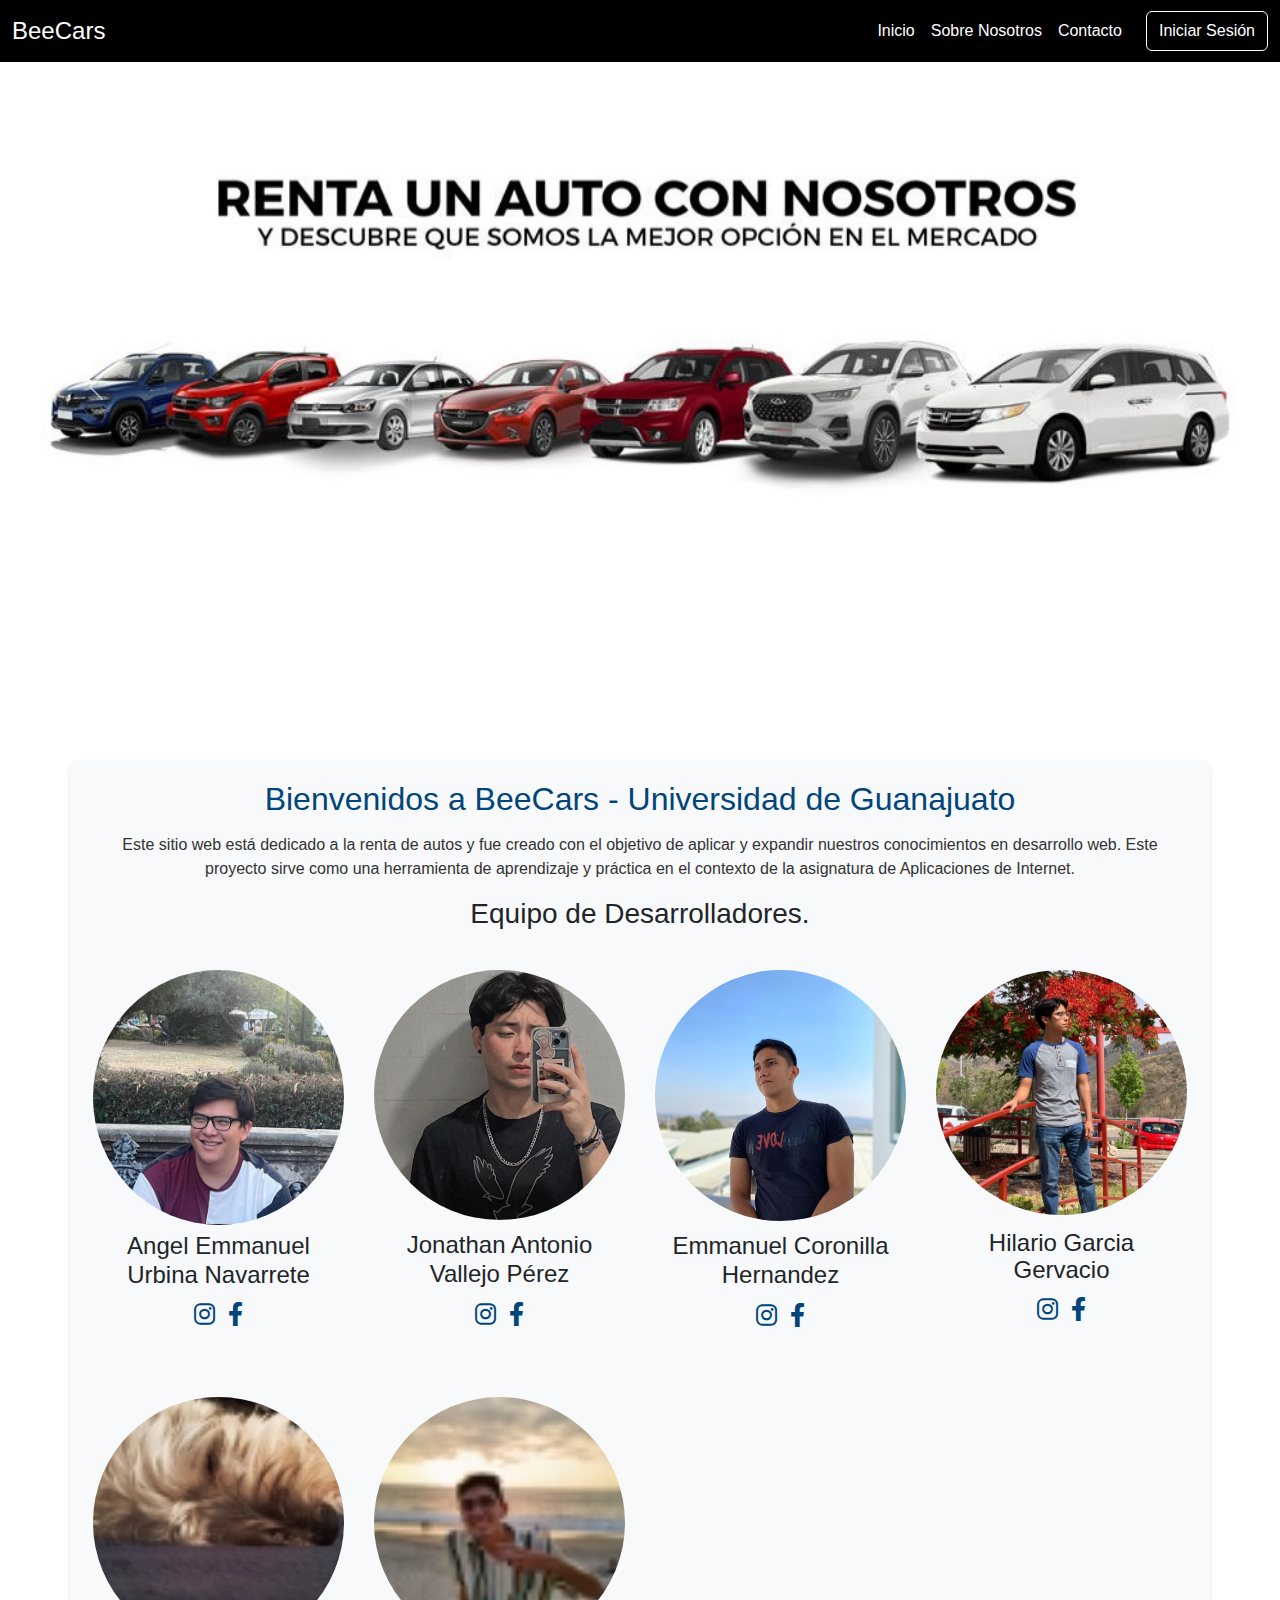
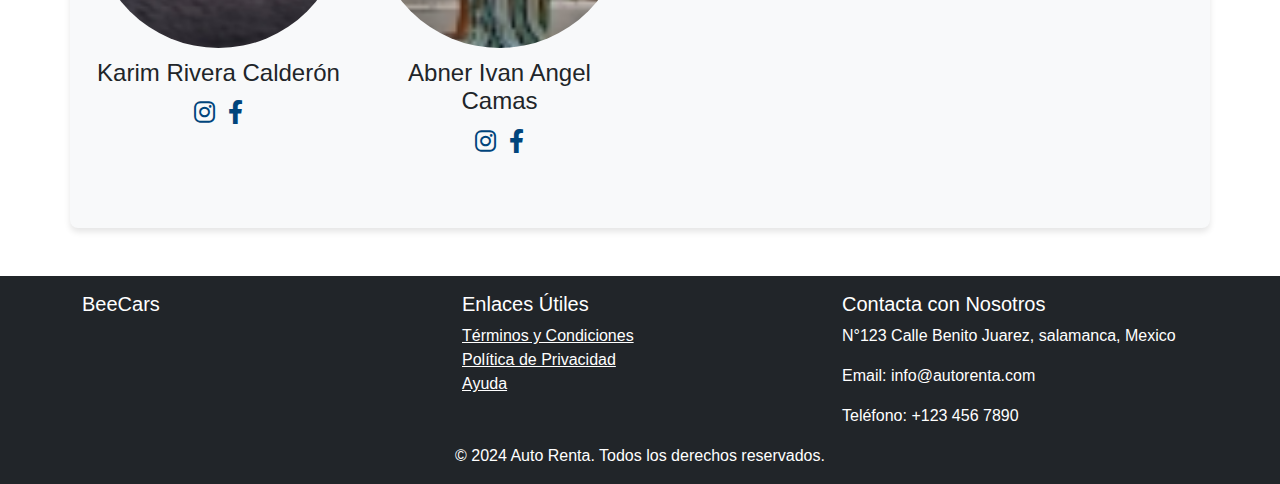
<file: index.html>
<!DOCTYPE html>
<html lang="es">
<head>
    <meta charset="UTF-8">
    <meta name="viewport" content="width=device-width, initial-scale=1.0">
    <title>BeeCars</title>
    <!-- CSS de Bootstrap -->
    <link href="https://cdn.jsdelivr.net/npm/bootstrap@5.3.0/dist/css/bootstrap.min.css" rel="stylesheet">
	<link rel="stylesheet" href="https://cdnjs.cloudflare.com/ajax/libs/font-awesome/6.0.0-beta3/css/all.min.css">
    <!-- CSS personalizado -->
    <link rel="stylesheet" href="css/mainScreen.css">
</head>
<body>
    <!-- Navbar -->
    <nav class="navbar navbar-expand-lg navbar-light" style="background: linear-gradient(to right, #000000, #000000);">
        <div class="container-fluid">
            <a class="navbar-brand" href="#inicio" style="color: #FFF;">BeeCars</a>
            <button class="navbar-toggler" type="button" data-bs-toggle="collapse" data-bs-target="#navbarNavAltMarkup" aria-controls="navbarNavAltMarkup" aria-expanded="false" aria-label="Toggle navigation">
                <span class="navbar-toggler-icon"></span>
            </button>
            <div class="collapse navbar-collapse justify-content-end" id="navbarNavAltMarkup">
                <!-- Contenedor para los enlaces y el botón de iniciar sesión -->
                <div class="d-flex">
                    <div class="navbar-nav">
                        <a class="nav-link active" href="#inicio" style="color: #FFF;">Inicio</a>
                        <a class="nav-link" href="#sobre-nosotros" style="color: #FFF;">Sobre Nosotros</a>
                        <a class="nav-link" href="#contacto" style="color: #FFF;">Contacto</a>
                    </div>
                    <!-- Botón de Iniciar Sesión -->
                    <button class="btn btn-outline-light ms-3" type="button" onclick="location.href='login.html';">Iniciar Sesión</button>
                </div>
            </div>
        </div>
    </nav>

    <!-- Inicio de la página -->
    <div id="inicio" class="carousel slide" data-bs-ride="carousel">
        <div class="carousel-inner">
            <div class="carousel-item active">
                <img src="images/carrusel/Lol1.jpg" class="d-block w-100" alt="Imagen 1">
            </div>
            <div class="carousel-item">
                <img src="images/carrusel/Lol2.jpg" class="d-block w-100" alt="Imagen 2">
            </div>
            <div class="carousel-item">
                <img src="images/carrusel/Lol3.jpg" class="d-block w-100" alt="Imagen 3">
            </div>
        </div>
        <button class="carousel-control-prev" type="button" data-bs-target="#inicio" data-bs-slide="prev">
            <span class="carousel-control-prev-icon" aria-hidden="true"></span>
            <span class="visually-hidden">Anterior</span>
        </button>
        <button class="carousel-control-next" type="button" data-bs-target="#inicio" data-bs-slide="next">
            <span class="carousel-control-next-icon" aria-hidden="true"></span>
            <span class="visually-hidden">Siguiente</span>
        </button>
    </div>

    <!-- Sobre Nosotros -->
    <section id="sobre-nosotros" class="container my-5" style="margin-top: -30px;">
        <h2 class="text-center">Bienvenidos a BeeCars - Universidad de Guanajuato</h2>
        <p class="text-center">
            Este sitio web está dedicado a la renta de autos y fue creado con el objetivo de aplicar y expandir nuestros conocimientos en desarrollo web. Este proyecto sirve como una herramienta de aprendizaje y práctica en el contexto de la asignatura de Aplicaciones de Internet.
        </p>

		<h3 class="text-center mb-4">Equipo de Desarrolladores.</h3>
		<div class="row">
			<!-- Columnas para cada miembro del equipo -->
			<div class="col-md-3 text-center">
				<img src="images/team/Angel.jpg" class="img-fluid rounded-circle mb-1" width="400" alt="Angel Emmanuel Urbina Navarrete">
				<h4 style="margin-top: 3px;">Angel Emmanuel Urbina Navarrete</h4>
				<p>
					<a href="https://instagram.com/" class="me-2" target="_blank" rel="noopener noreferrer"><i class="fab fa-instagram"></i></a>
					<a href="https://facebook.com/angelemmanuel.urbinanavarrete" target="_blank" rel="noopener noreferrer"><i class="fab fa-facebook-f"></i></a>
				</p>
			</div>
			<div class="col-md-3 text-center">
				<img src="images/team/YoMero.jpg" class="img-fluid rounded-circle mb-1" width="400" alt="Jonathan Antonio Vallejo Pérez">
				<h4 style="margin-top: 7px;">Jonathan Antonio Vallejo Pérez</h4>
				<p>
					<a href="https://instagram.com/jonnyyy.v/" class="me-2" target="_blank" rel="noopener noreferrer"><i class="fab fa-instagram"></i></a>
					<a href="https://facebook.com/Jonathan.Vallejo17/" target="_blank" rel="noopener noreferrer"><i class="fab fa-facebook-f"></i></a>
				</p>
			</div>
			<div class="col-md-3 text-center">
				<img src="images/team/Coronilla.jpg" class="img-fluid rounded-circle mb-1" width="400" alt="Emmanuel Coronilla Hernandez">
				<h4 style="margin-top: 7px;">Emmanuel Coronilla Hernandez</h4>
				<p>
					<a href="https://instagram.com/el.coronilla/" class="me-2" target="_blank" rel="noopener noreferrer"><i class="fab fa-instagram"></i></a>
					<a href="https://facebook.com/emmanuel.coronilla.9" target="_blank" rel="noopener noreferrer"><i class="fab fa-facebook-f"></i></a>
				</p>
			</div>
			<div class="col-md-3 text-center">
				<img src="images/team/Hilario.jpg" class="img-fluid rounded-circle mb-1" width="400" alt="Hilario Garcia Gervacio">
				<h4 style="margin-top: 10px;">Hilario Garcia</h4>
				<h4 style="margin-top: -10px;">Gervacio</h4>
				<p>
					<a href="https://instagram.com/hilaryssgg/" class="me-2" target="_blank" rel="noopener noreferrer"><i class="fab fa-instagram"></i></a>
					<a href="https://facebook.com/profile.php?id=100009476001765" target="_blank" rel="noopener noreferrer"><i class="fab fa-facebook-f"></i></a>
				</p>
			</div>
            <div class="col-md-3 text-center">
				<img src="images/team/karim.jpg" class="img-fluid rounded-circle mb-1" width="400"  alt="Karim Rivera Calderón">
				<h4 style="margin-top: 7px;">Karim Rivera Calderón</h4>
				<p>
					<a href="https://instagram.com" class="me-2" target="_blank" rel="noopener noreferrer"><i class="fab fa-instagram"></i></a>
					<a href="https://facebook.com" target="_blank" rel="noopener noreferrer"><i class="fab fa-facebook-f"></i></a>
				</p>
			</div>
            <div class="col-md-3 text-center">
				<img src="images/team/abner.jpg" class="img-fluid rounded-circle mb-1" width="400" alt="Abner Ivan Angel Camas">
				<h4 style="margin-top: 7px;">Abner Ivan Angel Camas</h4>
				<p>
					<a href="https://instagram.com" class="me-2" target="_blank" rel="noopener noreferrer"><i class="fab fa-instagram"></i></a>
					<a href="https://facebook.com" target="_blank" rel="noopener noreferrer"><i class="fab fa-facebook-f"></i></a>
				</p>
			</div>
		</div>
    </section>

    <!-- Footer -->
    <footer class="footer mt-auto py-3 bg-dark text-white">
        <section id="contacto">
        <div class="container">
            <div class="row">
                <div class="col-md-4">
                    <h5>BeeCars</h5>
                </div>
                <div class="col-md-4">
                    <h5>Enlaces Útiles</h5>
                    <ul class="list-unstyled">
                        <li><a href="#" class="text-white">Términos y Condiciones</a></li>
                        <li><a href="#" class="text-white">Política de Privacidad</a></li>
                        <li><a href="#" class="text-white">Ayuda</a></li>
                    </ul>
                </div>
                <div class="col-md-4">
                    <h5>Contacta con Nosotros</h5>
                    <p>N°123 Calle Benito Juarez, salamanca, Mexico</p>
                    <p>Email: info@autorenta.com</p>
                    <p>Teléfono: +123 456 7890</p>
                </div>
            </div>
            <div class="text-center">
                <p class="mb-0">&copy; 2024 Auto Renta. Todos los derechos reservados.</p>
            </div>
        </div>
     </section>
    </footer>

    <!-- JS de Bootstrap Bundle (incluye Popper) -->
    <script src="https://cdn.jsdelivr.net/npm/bootstrap@5.3.0/dist/js/bootstrap.bundle.min.js"></script>
</body>
</html>
</file>
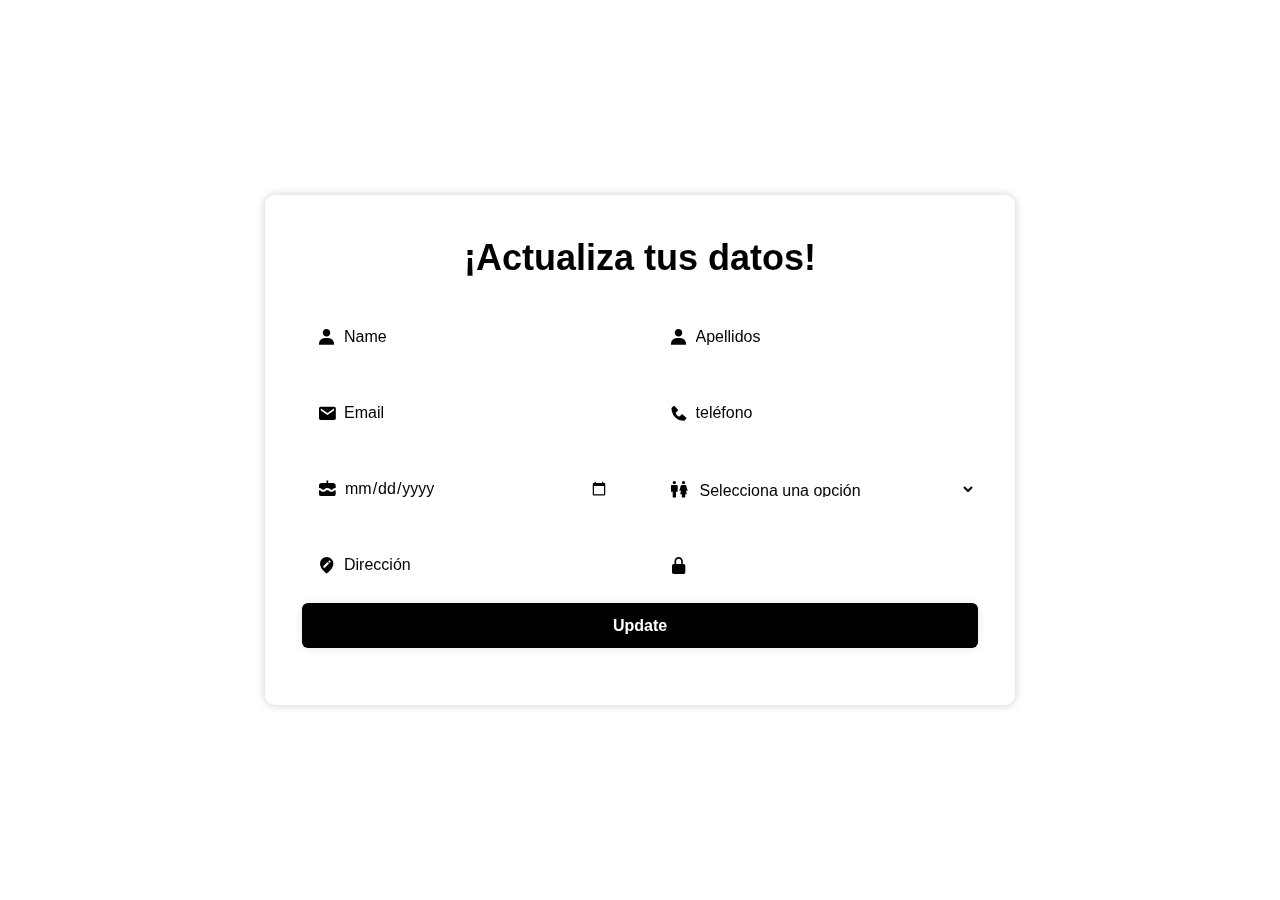
<file: actualizar.html>
<!DOCTYPE html>
<html lang="en">
<head>
  <meta charset="UTF-8">
  <meta name="viewport" content="width=device-width, initial-scale=1.0">
  <title>Actualizar</title>
  <link rel="stylesheet" href="./css/actualizar.css">
  <link href='https://unpkg.com/boxicons@2.1.4/css/boxicons.min.css' rel='stylesheet'>
</head>
<body>
  <div class="wrapper">
    <form id="actualizarForm" method="POST" action="../backend/index.php">
      <input type="hidden" name="accion" value="actualizarUsuario">
      <input type="hidden" name="id" id="id">

      <h1> ¡Actualiza tus datos! </h1>
      <div class="input-box">
        <div class="input-field">
          <input type="text" id="nombre" name="nombre" placeholder="Name" required>
          <i class="bx bxs-user"></i>
        </div>
        <div class="input-field">
          <input type="text" id="apellidos" name="apellidos" placeholder="Apellidos" required>
          <i class="bx bxs-user"></i>
        </div>
      </div>

        <div class="input-box">
          <div class="input-field">
            <input type="email" id="correo" name="correo" placeholder="Email" required>
            <i class="bx bxs-envelope"></i>
          </div>
          <div class="input-field">
            <input type="number" id="telefono" name="telefono" placeholder="teléfono" required>
            <i class="bx bxs-phone"></i>
          </div>
        </div>

        <div class="input-box">
          <div class="input-field">
            <input type="date" id="fechaNacimiento" name="fechaNacimiento" placeholder="aaaa/mm/dd" pattern="\d{4}/\d{2}/\d{2}" required>
            <i class="bx bxs-cake"></i>
          </div>
          <div class="input-field">
            <select name="genero" id="genero" required>
              <option value="">Selecciona una opción</option>
                  <option value="Hombre">Hombre</option>
                  <option value="Mujer">Mujer</option>
                  <option value="No Especificar">No especificar</option>
            </select>
            <i class="bx bx-male-female"></i>
          </div>
        </div>

      <div class="input-box">
        <div class="input-field">
          <input type="text" id="direccion" name="direccion" placeholder="Dirección" required>
          <i class="bx bxs-edit-location"></i>
        </div>
        <div class="input-field">
          <input type="hidden" id="password" name="password" placeholder="Password" required>
          <i class="bx bxs-lock-alt"></i>
        </div>
      </div>
      <button type="submit" class="btn">Update</button>
    </form>
    <form id="idFormUpdate" method="POST" style="display: none;">
      <input type="hidden" name="accion" id="accion">
      <input type="hidden" name="idUpdate" id="idUpdate">
    </form>
  </div>

  <script src="./js/actualizar.js"></script>
</body>
</html>
</file>
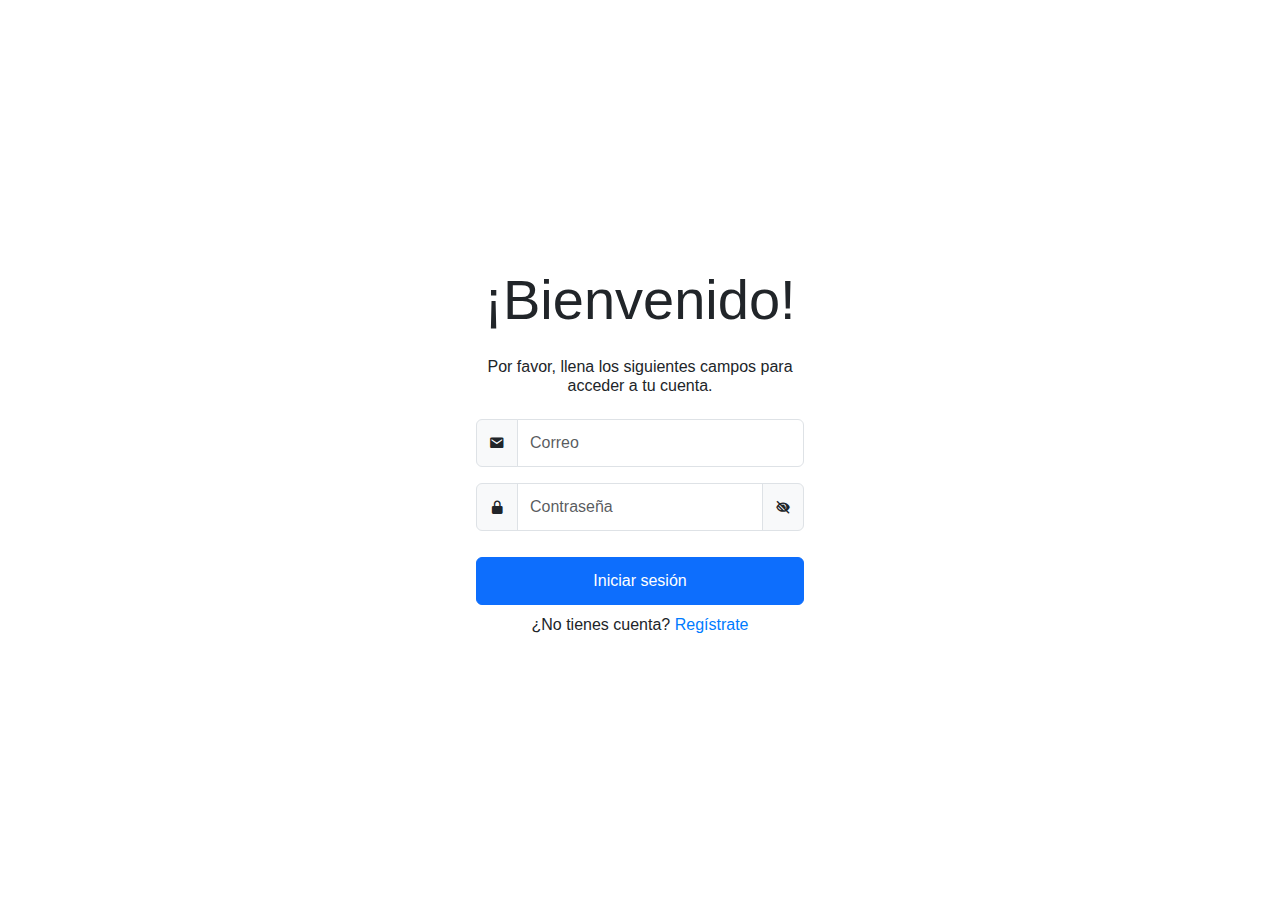
<file: login.html>
<!DOCTYPE html>
<html lang="es">
<head>
    <meta charset="UTF-8">
    <meta name="viewport" content="width=device-width, initial-scale=1.0">
    <title>Iniciar Sesión - BeeCars</title>
    <link href="https://cdn.jsdelivr.net/npm/bootstrap@5.0.2/dist/css/bootstrap.min.css" rel="stylesheet">
    <link href='https://unpkg.com/boxicons@2.1.4/css/boxicons.min.css' rel='stylesheet'>
    <link rel="stylesheet" href="./css/login.css">
</head>
<body>

<div class="d-flex justify-content-center align-items-center vh-100">
    <div class="card card-custom">
        <div class="card-body">
            <h3 class="card-title text-center mb-4 big-title">¡Bienvenido!</h3>
            <h3 class="card-title text-center small-title">Por favor, llena los siguientes campos para acceder a tu cuenta.</h3>
            <form action="../rentaAutos-back/index.php" method="post" id="loginForm">
                <input type="hidden" name="accion" value="login">
                <div class="form-outline mb-3 input-group">
                    <span class="input-group-text"><i class="bx bxs-envelope"></i></span>
                    <input type="text" id="correo" class="form-control" name="correo" placeholder="Correo"/>
                </div>
                <div class="form-outline mb-3 input-group">
                    <span class="input-group-text"><i class="bx bxs-lock-alt"></i></span>
                    <input type="password" id="password" class="form-control" name="password" placeholder="Contraseña"/>
                    <span class="input-group-text"><i class="bx bxs-low-vision" id="toggleIcon" onclick="togglePasswordVisibility()"></i></span>
                </div>
                <button type="submit" class="btn btn-primary btn-block">Iniciar sesión</button>
                <h3 class="card-title text-center no-account">¿No tienes cuenta? <a href="registrar.html" class="register-link">Regístrate</a></h3>
            </form>
        </div>
    </div>
</div>

<script>
    function togglePasswordVisibility() {
        var passwordInput = document.getElementById('password');
        var toggleIcon = document.getElementById('toggleIcon');
        if (passwordInput.type === 'password') {
            passwordInput.type = 'text';
            toggleIcon.classList.replace('bxs-low-vision', 'bxs-show');
        } else {
            passwordInput.type = 'password';
            toggleIcon.classList.replace('bxs-show', 'bxs-low-vision');
        }
    }
</script>

<script src="./js/app.js"></script>
</body>
</html>
</file>
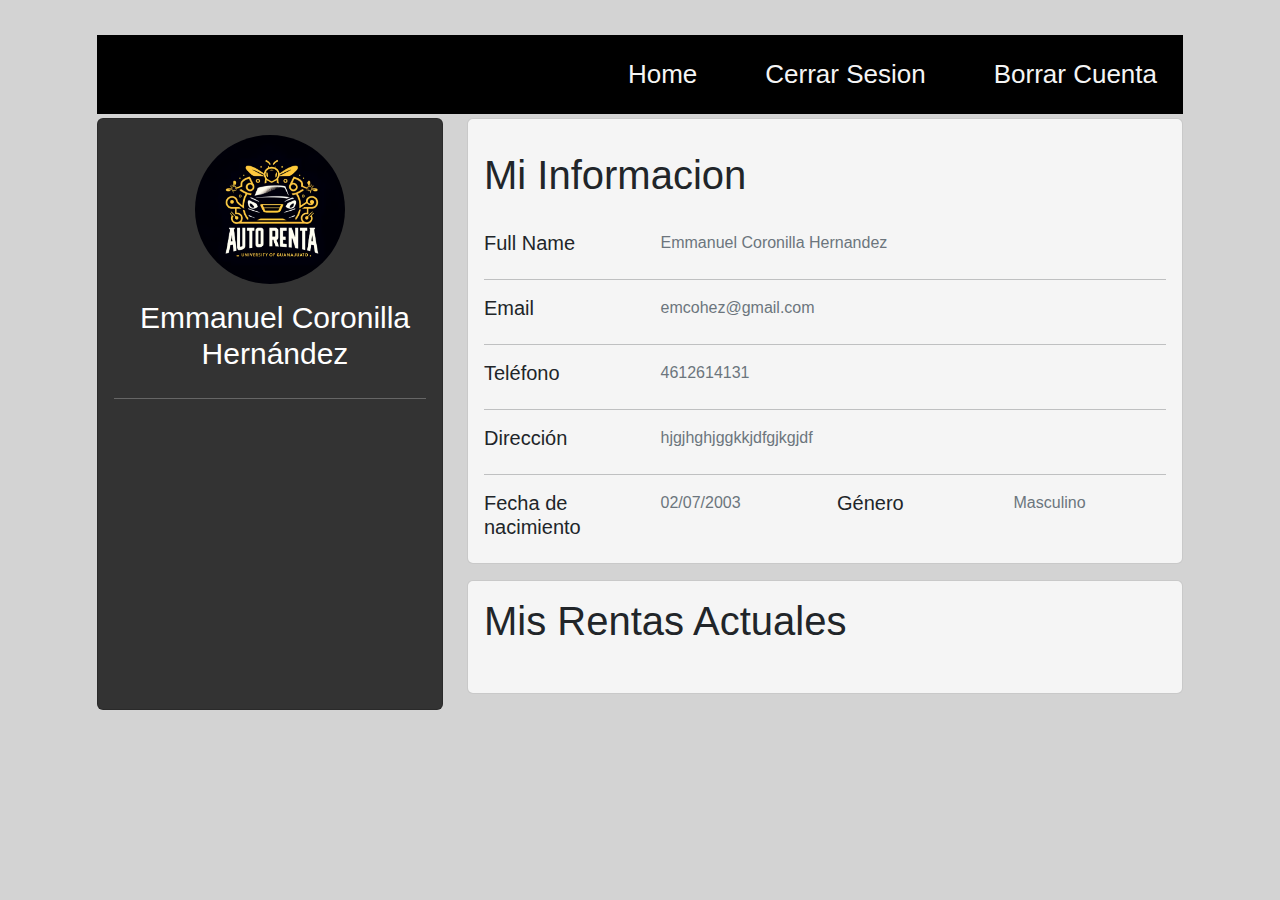
<file: Perfil.html>
<!DOCTYPE html>
<html lang="en">

<head>
    <meta charset="UTF-8">
    <meta name="viewport" content="width=device-width, initial-scale=1.0">
    <title>Perfil de Usuario</title>
    <link href="https://cdn.jsdelivr.net/npm/bootstrap@5.1.3/dist/css/bootstrap.min.css" rel="stylesheet">
    <link rel="stylesheet" href="https://pro.fontawesome.com/releases/v5.10.0/css/all.css" integrity="sha384-AYmEC3Yw5cVb3ZcuHtOA93w35dYTsvhLPVnYs9eStHfGJvOvKxVfELGroGkvsg+p" crossorigin="anonymous" />
    <link rel="stylesheet" href="./css/perfil.css">
</head>

<body>
    <div class="container">
        <div class="main">
            <div class="topbar" style="background: linear-gradient(to right, #000000, #000000);">
                <button class="btn btn-outline-danger ms-3 no-border" type="button" onclick="confirmarBorrarCuenta()">Borrar Cuenta</button>
                <button class="btn btn-outline-light ms-3 no-border" type="button" onclick="logout()">Cerrar Sesion</button>
                <a href="./home.html">Home</a>
            </div>
            <form id="actualizarForm" method="POST" action="../rentaAutos-back/index.php">
                <input type="hidden" name="accion" value="actualizarUsuario">
                <input type="hidden" name="id" id="id">
                <div class="row">
                    <div class="col-md-4 col-sm-6 col-xs-12 mt-1">
                        <div class="card text-center sidebar">
                            <div class="card-body">
                                <img src="./images/AutoRenta.png" class="rounded-circle" width="150">
                                <div class="mt-3">
                                    <output id="nombreCompleto">
                                    <h3 class="large-text">Emmanuel Coronilla Hernández</h3>
                                    <hr>
                                </div>
                            </div>
                        </div>
                    </div>
                    <div class="col-md-8 col-sm-6 col-xs-12 mt-1">
                        <div class="card mb-3 content">
                            <h1 class="m-3 pt-3">
                                Mi Informacion
                                <a href="./actualizar.html">
                                    <i class="fas fa-edit edit-icon" ></i>
                                </a>
                            </h1>
                            <div class="card-body">
                                <div class="row">
                                    <div class="col-md-3">
                                        <h5>Full Name</h5>
                                    </div>
                                    <div class="col-md-9 text-secondary">
                                        <output id="nombreYApellidos">
                                        Emmanuel Coronilla Hernandez
                                    </div>
                                </div>
                                <hr>
                                <div class="row">
                                    <div class="col-md-3">
                                        <h5>Email</h5>
                                    </div>
                                    <div class="col-md-9 text-secondary">
                                        <output id="correo">
                                        emcohez@gmail.com
                                    </div>
                                </div>
                                <hr>
                                <div class="row">
                                    <div class="col-md-3">
                                        <h5>Teléfono</h5>
                                    </div>
                                    <div class="col-md-9 text-secondary">
                                        <output id="telefono">
                                        4612614131
                                    </div>
                                </div>
                                <hr>
                                <div class="row">
                                    <div class="col-md-3">
                                        <h5>Dirección</h5>
                                    </div>
                                    <div class="col-md-9 text-secondary">
                                        <output id="direccion">
                                        hjgjhghjggkkjdfgjkgjdf
                                    </div>
                                </div>
                                <hr>
                                <div class="row">
                                    <div class="col-md-3">
                                        <h5>Fecha de nacimiento</h5>
                                    </div>
                                    <div class="col-md-3 text-secondary">
                                        <output id="fechaNacimiento">
                                        02/07/2003
                                    </div>
                                    <div class="col-md-3">
                                        <h5>Género</h5>
                                    </div>
                                    <div class="col-md-3 text-secondary">
                                        <output id="genero">
                                        Masculino
                                    </div>
                                </div>
                            </div>
                        </div>
                        <div class="card mb-3 content">
                            <h1 class="m-3">Mis Rentas Actuales</h1>
                            <div class="card-body">
                                <div class="col-md-9">
                                    <div id="rentasContainer">
                                        <ul id="listaRentas" class="list-group"></ul>
                                    </div>
                                </div>
                                
                            </div>
                        </div>
                    </div>
                </div>
            </form>
            <!-- Modal -->
            <div class="modal fade" id="detallesModal" tabindex="-1" aria-labelledby="detallesModalLabel" aria-hidden="true">
                <div class="modal-dialog">
                    <div class="modal-content">
                        <div class="modal-header">
                            <h5 class="modal-title" id="detallesModalLabel">Detalles de la Renta</h5>
                            <button type="button" class="btn-close" data-bs-dismiss="modal" aria-label="Close"></button>
                        </div>
                        <div class="modal-body">
                            <!-- Aquí se insertarán los detalles de la renta -->
                            <p id="modalContent">Cargando...</p>
                        </div>
                        <div class="modal-footer">
                            <button type="button" class="btn btn-secondary" data-bs-dismiss="modal">Cerrar</button>
                        </div>
                    </div>
                </div>
            </div>

            <form id="idFormUpdate" method="POST" style="display: none;">
                <input type="hidden" name="accion" id="accion">
                <input type="hidden" name="idUpdate" id="idUpdate">
                <!-- Usuario input-->
            </form>

            <div class="container mt-4">
                <div class="row" id="autosEnDeudaBody">
                    <!-- Las tarjetas se insertarán aquí -->
                </div>
            </div>

            <template id="cardAutosEnDeuda" style="display: none;">
                <div class="col-12 col-sm-6 col-md-4 col-lg-3 mb-4" style="display: none;">
                    <div class="card h-100 card-custom">
                        <img src="" class="card-img-top" alt="Imagen del auto">
                        <div class="card-body">
                            <h5 class="card-title"></h5>
                            <p class="card-text">
                                <b>Asientos: </b><span class="asientos"></span> <br>
                                <b>Transmisión: </b><span class="transmision"></span> <br>
                                <b>Costo al Día: </b><span class="costo"></span> <br>
                                <b>Disponible: </b><span class="disponible"></span> <br>
                                <b>Localización: </b><span class="localizacion"></span>
                            </p>
                            <button class="btn btn-danger">Finalizar servicio</button>
                        </div>
                    </div>
                </div>
            </template>
            <form id="idForm" method="POST" style="display: none;">
                <input type="hidden" name="accion" id="accionAutos">
                <input type="hidden" name="idUser" id="idUser">
            </form>
        </div>
    </div>
    <!-- JavaScript Bundle con Popper -->
    <script src="https://cdn.jsdelivr.net/npm/bootstrap@5.1.3/dist/js/bootstrap.bundle.min.js"></script>
    <script src="./js/perfil.js"></script>
</body>

</html>
</file>
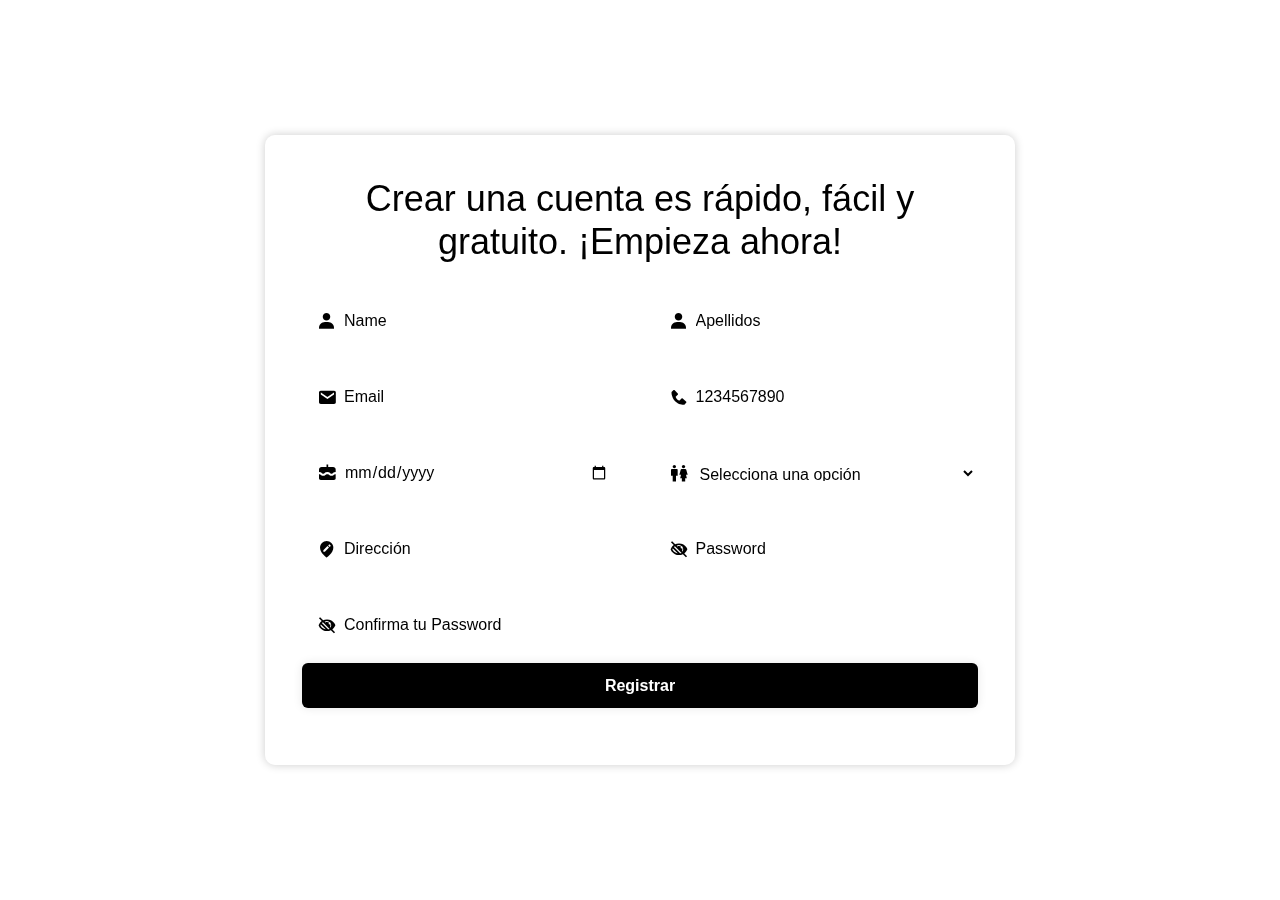
<file: registrar.html>
<!DOCTYPE html>
<html lang="en">
<head>
  <meta charset="UTF-8">
  <meta name="viewport" content="width=device-width, initial-scale=1.0">
  <title>Registrar - Autos</title>
  <link href='https://unpkg.com/boxicons@2.1.4/css/boxicons.min.css' rel='stylesheet'>
  <link rel="stylesheet" href="https://stackpath.bootstrapcdn.com/bootstrap/4.5.2/css/bootstrap.min.css">
  <link rel="stylesheet" href="https://cdn.jsdelivr.net/npm/bootstrap-icons/font/bootstrap-icons.css">
  <link rel="stylesheet" href="./css/registrar.css">
</head>
<body>
    <div class="wrapper">
        <form id="registrarForm" method="POST" action="../backend/index.php">
          <input type="hidden" name="accion" value="registrar">
    
          <h1> Crear una cuenta es rápido, fácil y gratuito. ¡Empieza ahora! </h1>
          <div class="input-box">
            <div class="input-field">
              <input type="text" id="nombre" name="nombre" placeholder="Name" required>
              <i class="bx bxs-user"></i>
            </div>
            <div class="input-field">
              <input type="text" id="apellidos" name="apellidos" placeholder="Apellidos" required>
              <i class="bx bxs-user"></i>
            </div>
          </div>
    
            <div class="input-box">
              <div class="input-field">
                <input type="email" id="correo" name="correo" placeholder="Email" required>
                <i class="bx bxs-envelope"></i>
              </div>
              <div class="input-field">
                <input type="tel" id="telefono" name="telefono" placeholder="1234567890" pattern="[0-9]{10}" size="20" minlength="9" required>
                <i class="bx bxs-phone"></i>
              </div>
            </div>
    
            <div class="input-box">
              <div class="input-field">
                <input type="date" id="fechaNacimiento" name="fechaNacimiento" placeholder="aaaa/mm/dd" pattern="\d{4}/\d{2}/\d{2}" required>
                <i class="bx bxs-cake"></i>
              </div>
              <div class="input-field">
                <select name="genero" id="genero" required>
                  <option value="">Selecciona una opción</option>
                      <option value="Hombre">Hombre</option>
                      <option value="Mujer">Mujer</option>
                      <option value="No Especificar">No especificar</option>
                </select>
                <i class="bx bx-male-female"></i>
              </div>
            </div>
    
          <div class="input-box">
            <div class="input-field">
              <input type="text" id="direccion" name="direccion" placeholder="Dirección" required>
              <i class="bx bxs-edit-location"></i>
            </div>
            <div class="input-field">
              <input type="password" id="password" name="password" placeholder="Password" required>
              <span class="toggle-password input-group-append" onclick="togglePasswordVisibility()">
                <i class="bx bxs-low-vision" id="togglePasswordIcon"></i>
              </span>
            </div>
          </div>

          <div class="input-box">
            <div class="input-field">
              <input type="password" id="confirmPassword" name="confirmPassword" placeholder="Confirma tu Password" required>
              <span class="toggle-password input-group-append" onclick="togglePasswordVisibility()">
                <i class="bx bxs-low-vision" id="togglePasswordIcon"></i>
              </span>
            </div>
          </div>
          <button type="submit" class="btn">Registrar</button>
        </form>
        <form id="idFormUpdate" method="POST" style="display: none;">
          <input type="hidden" name="accion" id="accion">
          <input type="hidden" name="idUpdate" id="idUpdate">
        </form>
      </div>

  <script src="./js/app.js"></script>
  <script src="./js/registrar.js"></script>

</body>
</html>
</file>
<file: css/mainScreen.css>
/* Estilos generales */
html {
    scroll-behavior: smooth !important;
  }
  
  body {
    margin: 0;
    font-family: Arial, sans-serif;
  }
  
  .carousel-item img {
    width: 100%; 
    height: 100%;
    object-fit: contain;
  }
  
  .carousel-item {
    height: 650px; /* Ajusta este valor según la altura deseada para el carrusel */
    transition: transform 0.5s ease-in-out;
  }
  
  .navbar {
    background: linear-gradient(to right, #000000, #000080); /* Degradado de negro a azul marino */
    color: #FFF; /* Asegura que el texto sea blanco para mejor contraste */
  }
  
  .navbar-brand, .navbar-nav .nav-link {
    color: #FFF; /* Mantiene el color de texto blanco para todos los elementos del navbar */
  }
  
  .navbar-toggler {
    border-color: #FFF; /* Mantiene el borde del botón de hamburguesa en blanco */
  }
  
  .navbar-toggler-icon {
    background-image: url("data:image/svg+xml;charset=utf8,%3Csvg viewBox='0 0 30 30' xmlns='http://www.w3.org/2000/svg'%3E%3Cpath stroke='rgba(255, 255, 255, 0.5)' stroke-width='2' stroke-linecap='round' stroke-miterlimit='10' d='M4 7h22M4 15h22M4 23h22'/%3E%3C/svg%3E");
  }
  
  .navbar-nav .nav-link:hover, .navbar-nav .nav-link:focus {
    color: #FFD700; /* Cambio de color del texto al pasar el mouse */
    background-color: #002244; /* Cambio de color de fondo al pasar el mouse */
    border-radius: 5px; /* Bordes redondeados */
  }
  
  /* Estilos específicos para el botón de Iniciar Sesión */
  .btn-outline-light {
      border-color: #FFF; /* Borde blanco */
      color: #FFF; /* Texto blanco */
  }
  
  .btn-outline-light:hover, .btn-outline-light:focus {
      color: #000; /* Cambio de color del texto al pasar el mouse */
      background-color: #FFD700; /* Fondo al pasar el mouse */
      border-color: #FFD700; /* Borde al pasar el mouse */
  }
  
  footer#contacto {
    background: linear-gradient(to right, #000000, #000080); /* Aplica el mismo degradado del navbar */
    color: #FFF; /* Asegura que el texto sea blanco para mejor contraste */
  }
  
  footer#contacto a {
    color: #FFF; /* Cambia el color de los enlaces a blanco */
    text-decoration: none; /* Opcional: elimina el subrayado de los enlaces */
  }
  
  footer#contacto a:hover {
    color: #FFD700; /* Cambia el color al pasar el mouse, si lo deseas */
  }
  
  section.container {
    padding: 20px;
    background-color: #f8f9fa; /* Un fondo claro que puede combinar con el diseño general */
    border-radius: 8px; /* Bordes redondeados para un aspecto más suave */
    box-shadow: 0 4px 6px rgba(0,0,0,0.1); /* Una sombra ligera para dar profundidad */
  }
  
  section.container h2 {
    color: #00457C; /* Un color que coincide con el navbar para mantener la coherencia */
    margin-bottom: 15px; /* Espacio debajo del título */
  }
  
  section.container p {
    color: #333; /* Un color oscuro para el texto para mejor legibilidad */
    font-size: 16px; /* Un tamaño de fuente legible */
  }
  
  a i {
    color: #00457C; /* Cambia el color de los iconos */
    font-size: 1.5rem; /* Aumenta el tamaño de los iconos */
  }
  
  a:hover i {
    color: #00BFFF; /* Cambia el color de los iconos al pasar el mouse */
  }
  
  .img-fluid.rounded-circle {
    margin-bottom: 10px; /* Espacio adicional debajo de la imagen para el borde */
  }
  
  hr {
    width: 80%; /* Controla el ancho de la línea horizontal */
    border-color: #ccc; /* Elige un color que combine con tu diseño */
    margin-bottom: 10px; /* Espacio debajo de la línea antes del contenido de texto */
  }
  
  .row {
    display: flex;
    flex-wrap: wrap; /* Permite que las filas se ajusten según el ancho de la pantalla */
  }
  
  .col-md-3 {
    display: flex;
    flex-direction: column;
    align-items: center;
    margin-bottom: 20px; /* Espacio adicional para separación entre filas */
  }
  
  .col-md-3 {
    display: flex;
    flex-direction: column;
    align-items: center;
    padding: 15px; /* Ajusta el padding para mantener el contenido centrado y bien espaciado */
  }
  
  .col-md-3 h4 {
    margin-top: 10px; /* Ajuste del margen superior para separar del nombre */
  }
  
  .col-md-3 p {
    margin-top: 5px; /* Ajuste del margen superior para los enlaces */
  }
  .flex-grow-1 {
    display: flex;
    flex-direction: column;
    justify-content: center; /* Centra el contenido verticalmente */
    flex-grow: 1; /* Permite que el contenedor crezca para llenar espacio */
    width: 100%; /* Asegura que el contenido ocupe toda la anchura de la columna */
  }
  
  
  .carousel {
    margin-bottom: 0; /* Elimina cualquier margen inferior del carrusel */
  }
  
  #sobre-nosotros {
    margin-top: 10px; /* Ajusta según necesites, menos espacio que .my-5 */
  }
  
  /* Estilos para dispositivos móviles y tablets */
  @media (max-width: 768px) {
    .navbar-brand {
      font-size: 18px;
    }
    .footer-text {
      font-size: 14px;
    }
    .navbar {
      height: 56px; /* Altura estándar para navbars móviles */
    }
    .navbar-toggler {
      z-index: 1060; /* Z-index superior para el navbar */
      position: relative;
    }
  }
  
  /* Estilos para escritorios y laptops */
  @media (min-width: 768px) {
    .navbar-brand {
      font-size: 24px;
    }
    .footer-text {
      font-size: 16px;
    }
    .carousel-item img {
      height: 600px; /* Altura fija para imágenes del carrusel en escritorio */
    }
  }
</file>
<file: css/actualizar.css>
*{
    margin: 0;
    padding: 0;
    box-sizing: border-box;
    font-family: "Poppins", sans-serif;
}

body {
    display: flex;
    justify-content: center;
    align-items: center;
    min-height: 100vh;
    background: #fff no-repeat;
    background-size: cover;
    background-position: center;
}

.wrapper {
    width: 750px;
    background: rgba(255, 255, 255, .1);
    border: 2px solid rgba(255, 255, 255, .2);
    box-shadow: 0 0 10px rgba(0, 0, 0, .2);
    backdrop-filter: blur(50px);
    border-radius: 10px;
    color: #000;
    padding: 40px 35px 55px;
}
.wrapper h1 {
    font-size: 36px;
    text-align: center;
    margin-bottom: 20px;
}

.wrapper .input-box {
    display: flex;
    justify-content: space-between;
    flex-wrap: wrap;
}

.input-box .input-field {
    position: relative;
    width: 48%;
    height: 50px;
    margin: 13px 0;
}

.input-box .input-field input {
    width: 100%;
    height: 100%;
    background: transparent;
    border: 2px solid rgba(255, 255, 255, .2);
    outline: none;
    font-size: 16px;
    color: #000;
    border-radius: 6px;
    padding: 15px 15px 15px 40px;
}

.input-box .input-field input::placeholder {
    color: #000;
}

.input-box .input-field select {
    width: 100%;
    height: 100%;
    background: transparent;
    border: 2px solid rgba(255, 255, 255, .2);
    outline: none;
    font-size: 16px;
    color: #000;
    border-radius: 6px;
    padding: 15px 15px 15px 40px;
}

.input-box .input-field select::placeholder {
    color: #000;
}

.input-box .input-field i {
    position: absolute;
    left: 15px;
    top: 50%;
    transform: translateY(-50%);
    font-size: 20px;
}

.wrapper label {
    display: inline-block;
    font-size: 14.5px;
    margin: 10px 0 23px; 
}

.wrapper label input{
    accent-color: #000;
    margin-right: 5px;
}

.wrapper .btn {
    width: 100%;
    height: 45px;
    background: #000;
    border: none;
    outline: none;
    border-radius: 6px;
    box-shadow: 0 0 10px rgba(0, 0, 0, .1);
    cursor: pointer;
    font-size: 16px;
    color: #fff;
    font-weight: 600;
}
</file>
<file: css/login.css>
/* login.css */
*{
    margin: 0;
    padding: 0;
    box-sizing: border-box;
    font-family: "Poppins", sans-serif;
}

body, html {
    height: 100%;
    margin: 0;
    font-family: Arial, sans-serif;
    background-color: #FFFFFF; /* Fondo blanco */
}

.centered-container {
    height: 100vh;
    display: flex;
    justify-content: center;
    align-items: center;
}

.card-custom {
    padding: 20px;
    background-color: rgba(255, 255, 255, 0.8);
    border: none; /* Sin bordes */
    box-shadow: none; /* Sin sombra */
    max-width: 400px;
    width: 100%;
}

.form-control, .input-group-text {
    height: 48px;
}

.input-group .input-group-text {
    cursor: pointer;
    align-items: center;
}

.btn-block {
    width: 100%;
    margin-top: 10px;
    margin-bottom: 0; /* Elimina el margen inferior del botón si es necesario */
}

.form-control, .btn {
    height: 48px; /* Asegura que los botones y los campos de entrada tengan el mismo tamaño de altura */
    width: 100%; /* Asegura que los botones y los campos de entrada ocupen todo el ancho disponible */
}

.big-title {
    font-size: 3.5rem; /* Tamaño grande para el título de bienvenida */
    margin-bottom: 0.5rem; /* Espaciado después del título */
}

.small-title {
    font-size: 1rem; /* Tamaño más pequeño para el texto explicativo */
    margin-bottom: 1.5rem; /* Espaciado más grande para separar del título */
}

.no-account {
    font-size: 1rem; /* Tamaño apropiado para la invitación a registrarse */
    margin-bottom: 0rem; /* Espaciado reducido para acercar al botón */
    margin-top: 10px;
}

.register-link {
    color: #007bff; /* Azul Bootstrap para enlaces */
    text-decoration: none; /* Opcional, elimina el subrayado */
}

.register-link:hover, .register-link:focus {
    text-decoration: underline; /* Añade subrayado al pasar el mouse o enfocar para destacar que es clickeable */
    color: #0056b3; /* Un azul más oscuro para el efecto hover */
}
</file>
<file: css/perfil.css>
body {
    margin-top: 20px;
    background-color: lightgray;
}

.main {
    padding: 15px;
    font-family: Arial, Helvetica, sans-serif;
}

.topbar {
    background-color: teal;
    overflow: hidden;
}

.topbar a, .topbar button {
    float: right;
    color: whitesmoke;
    text-align: center;
    padding: 20px 26px;
    text-decoration: none;
    font-size: 26px;
}

.sidebar{
    background-color: #333;
    color: white;
    height: 100%;
    font-size: 30px;
}

.sidebar h3{
    margin-left: 10px;
    display: block;
    color: white;
    padding-bottom: 10px;
    font-size: 30px;
    text-decoration: none;
}

.large-text {
    font-size: 30px;
}

.card{
    position: relative;
    display: flex;
    flex-direction: column;
}

.content{
    background-color: whitesmoke;
}

.text-secondary {
    position: relative; /* Necesario para posicionar el ícono correctamente */
}

.edit-icon {
    font-size: 14px; /* Reduce el tamaño del ícono */
    opacity: 0.5; /* Ajusta la transparencia (1 es completamente opaco, 0 es completamente transparente) */
    cursor: pointer;
    transition: opacity 0.3s ease; /* Añade una transición suave para la opacidad */
}

.no-border {
    border: none;
    background-color: transparent;
    color: whitesmoke;
}

h1:hover .edit-icon {
    opacity: 1; /* Hace el ícono completamente opaco al pasar el cursor */
}

@media (max-width: 768px) {
    .topbar a {
        padding: 10px 15px; /* Menos padding */
        font-size: 18px; /* Fuente más pequeña */
    }

    .sidebar a {
        font-size: 20px; /* Ajusta el tamaño de la fuente en la barra lateral */
    }

    .edit-icon {
        font-size: 12px; /* Ícono más pequeño */
    }
}
</file>
<file: css/registrar.css>
*{
    margin: 0;
    padding: 0;
    box-sizing: border-box;
    font-family: "Poppins", sans-serif;
}

body {
    display: flex;
    justify-content: center;
    align-items: center;
    min-height: 100vh;
    background: #fff no-repeat;
    background-size: cover;
    background-position: center;
}

.wrapper {
    width: 750px;
    background: rgba(255, 255, 255, .1);
    border: 2px solid rgba(255, 255, 255, .2);
    box-shadow: 0 0 10px rgba(0, 0, 0, .2);
    backdrop-filter: blur(50px);
    border-radius: 10px;
    color: #000;
    padding: 40px 35px 55px;
}
.wrapper h1 {
    font-size: 36px;
    text-align: center;
    margin-bottom: 20px;
}

.wrapper .input-box {
    display: flex;
    justify-content: space-between;
    flex-wrap: wrap;
}

.input-box .input-field {
    position: relative;
    width: 48%;
    height: 50px;
    margin: 13px 0;
}

.input-box .input-field input {
    width: 100%;
    height: 100%;
    background: transparent;
    border: 2px solid rgba(255, 255, 255, .2);
    outline: none;
    font-size: 16px;
    color: #000;
    border-radius: 6px;
    padding: 15px 15px 15px 40px;
}

.input-box .input-field input::placeholder {
    color: #000;
}

.input-box .input-field select {
    width: 100%;
    height: 100%;
    background: transparent;
    border: 2px solid rgba(255, 255, 255, .2);
    outline: none;
    font-size: 16px;
    color: #000;
    border-radius: 6px;
    padding: 15px 15px 15px 40px;
}

.input-box .input-field select::placeholder {
    color: #000;
}

.input-box .input-field i {
    position: absolute;
    left: 15px;
    top: 50%;
    transform: translateY(-50%);
    font-size: 20px;
}

.wrapper label {
    display: inline-block;
    font-size: 14.5px;
    margin: 10px 0 23px; 
}

.wrapper label input{
    accent-color: #000;
    margin-right: 5px;
}

.wrapper .btn {
    width: 100%;
    height: 45px;
    background: #000;
    border: none;
    outline: none;
    border-radius: 6px;
    box-shadow: 0 0 10px rgba(0, 0, 0, .1);
    cursor: pointer;
    font-size: 16px;
    color: #fff;
    font-weight: 600;
}
</file>
